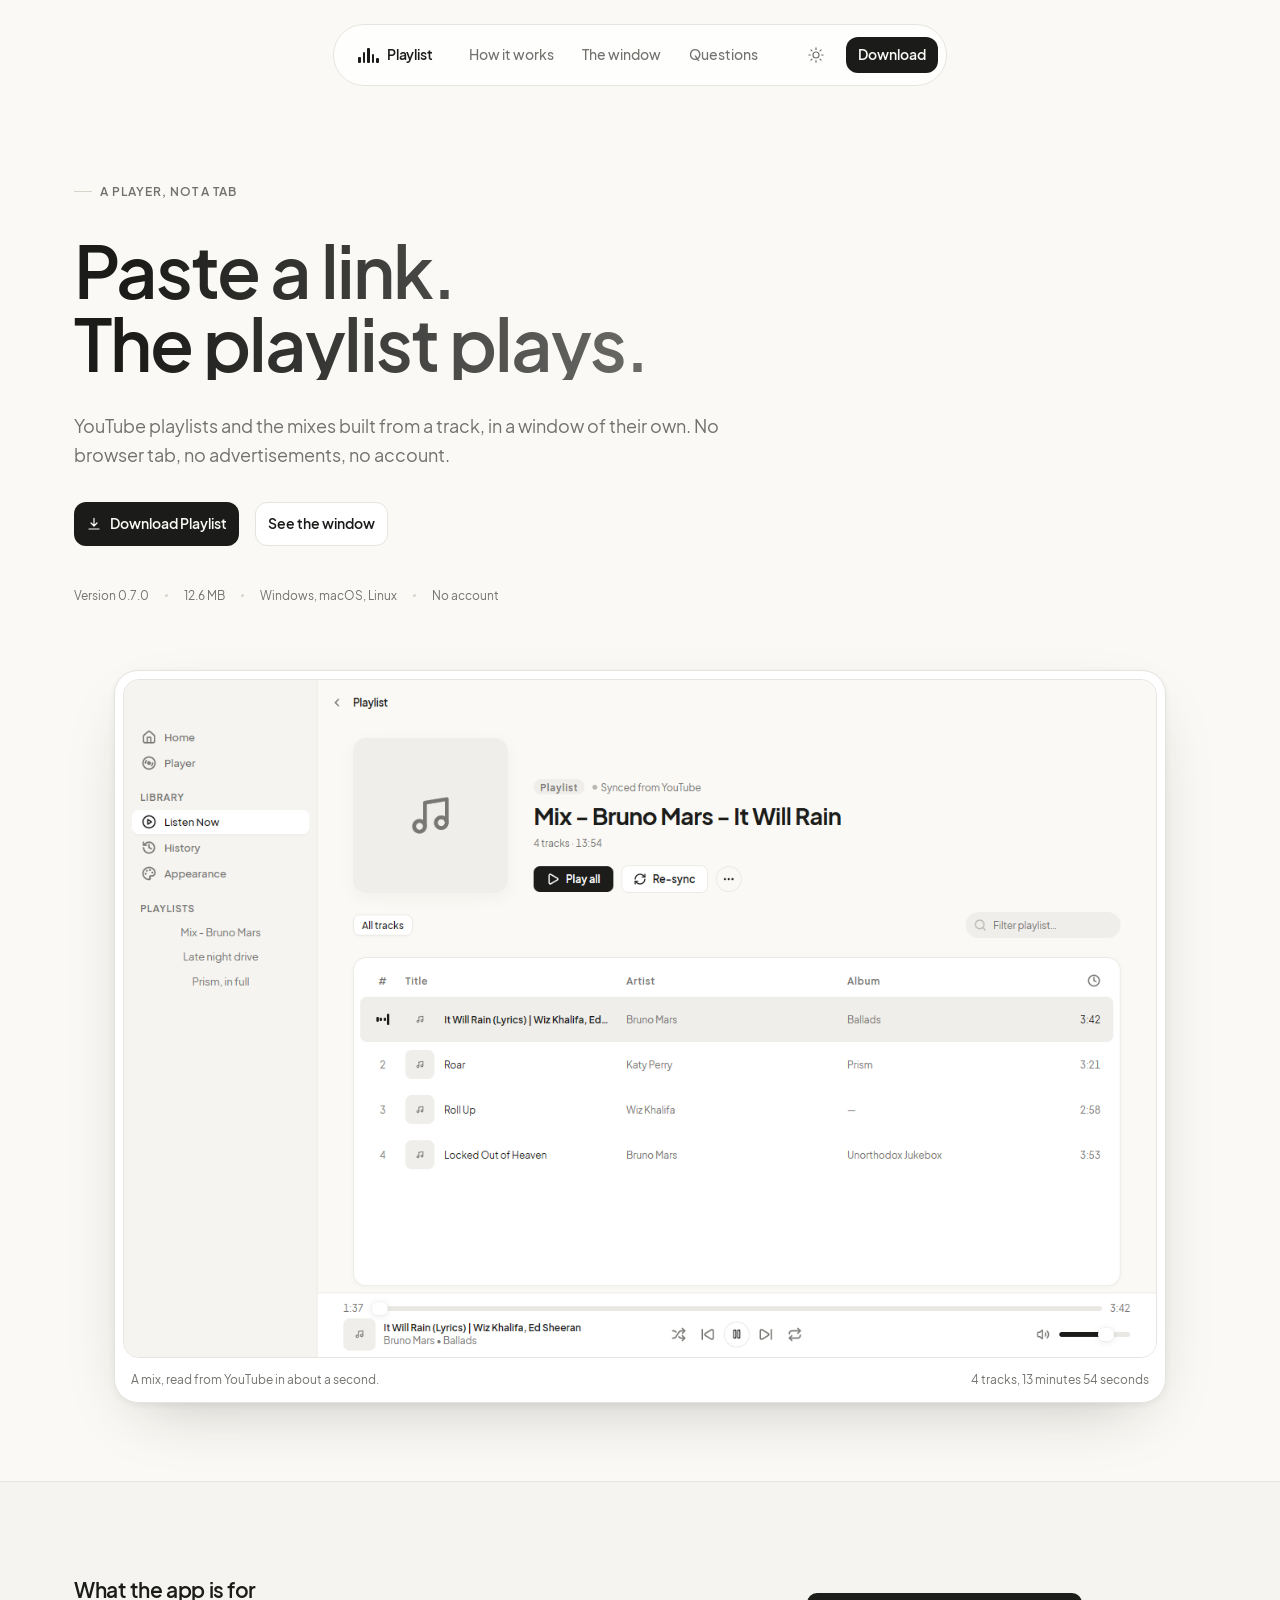
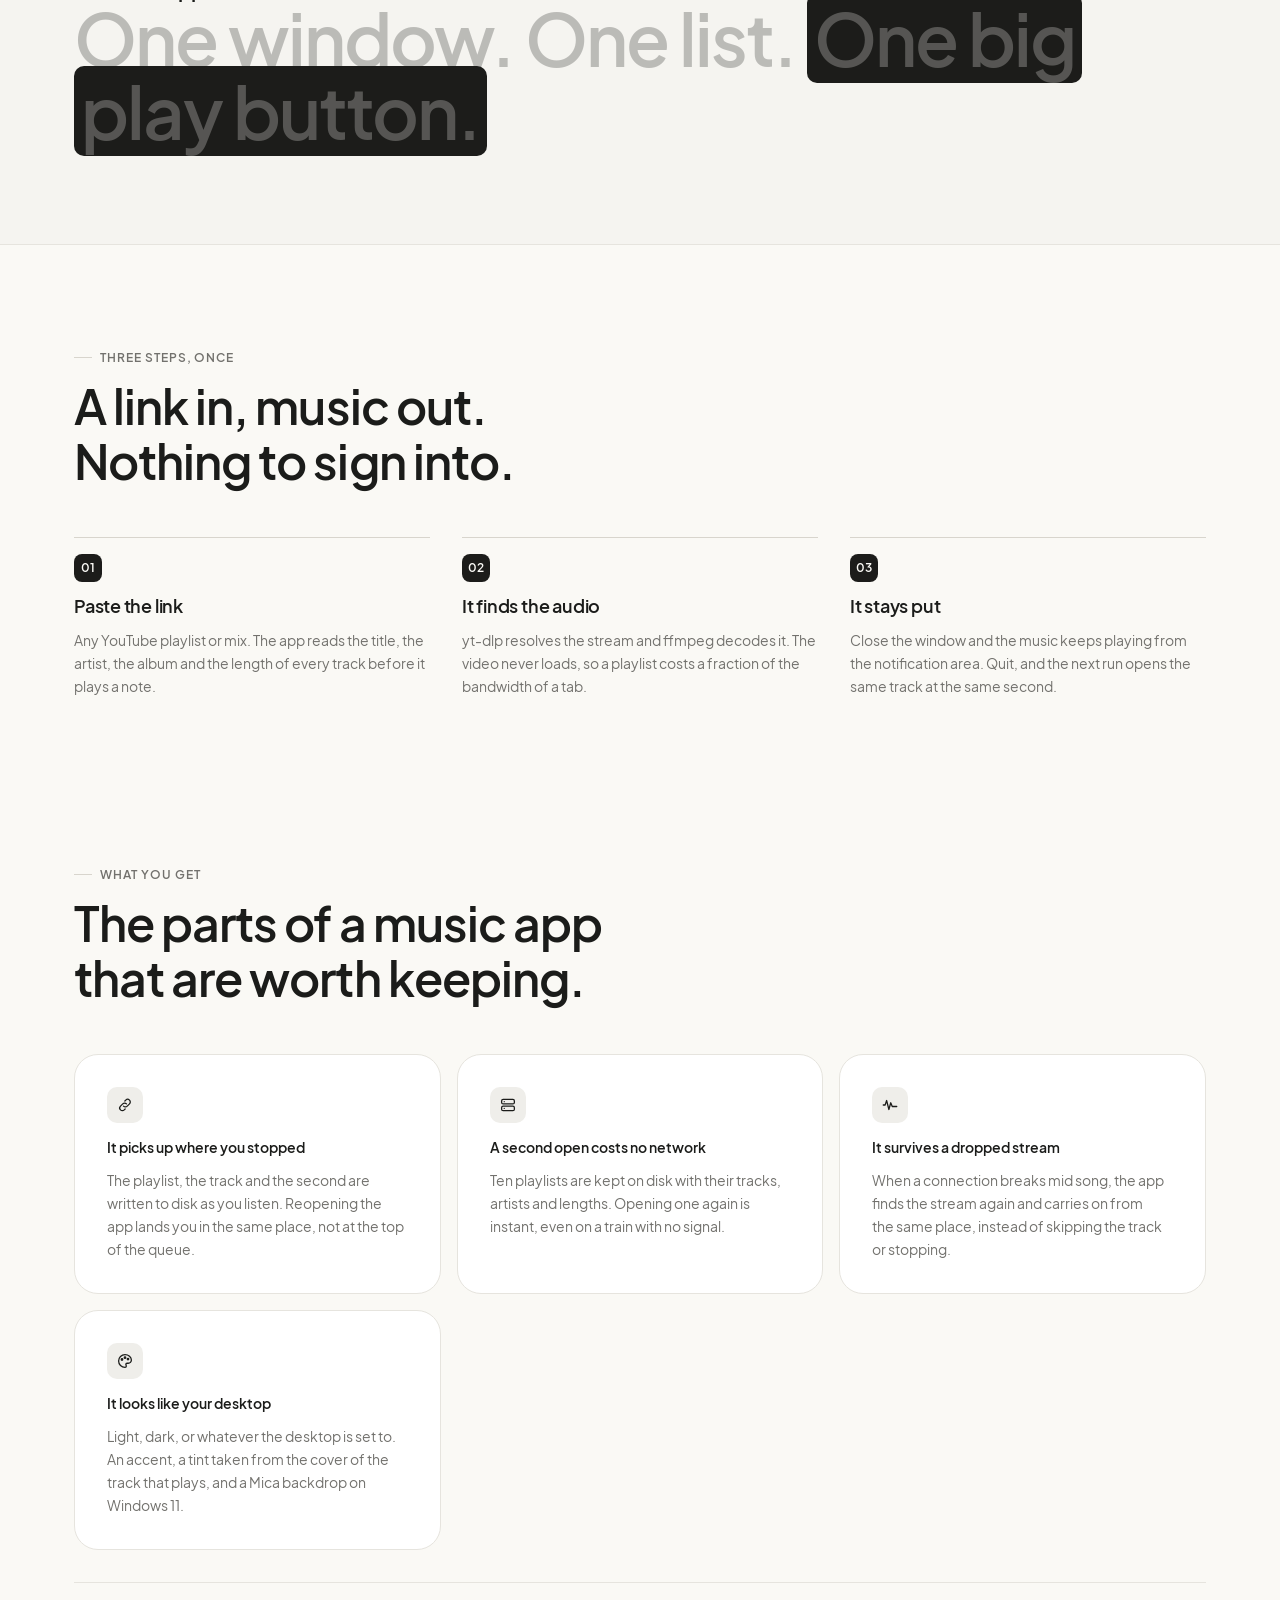
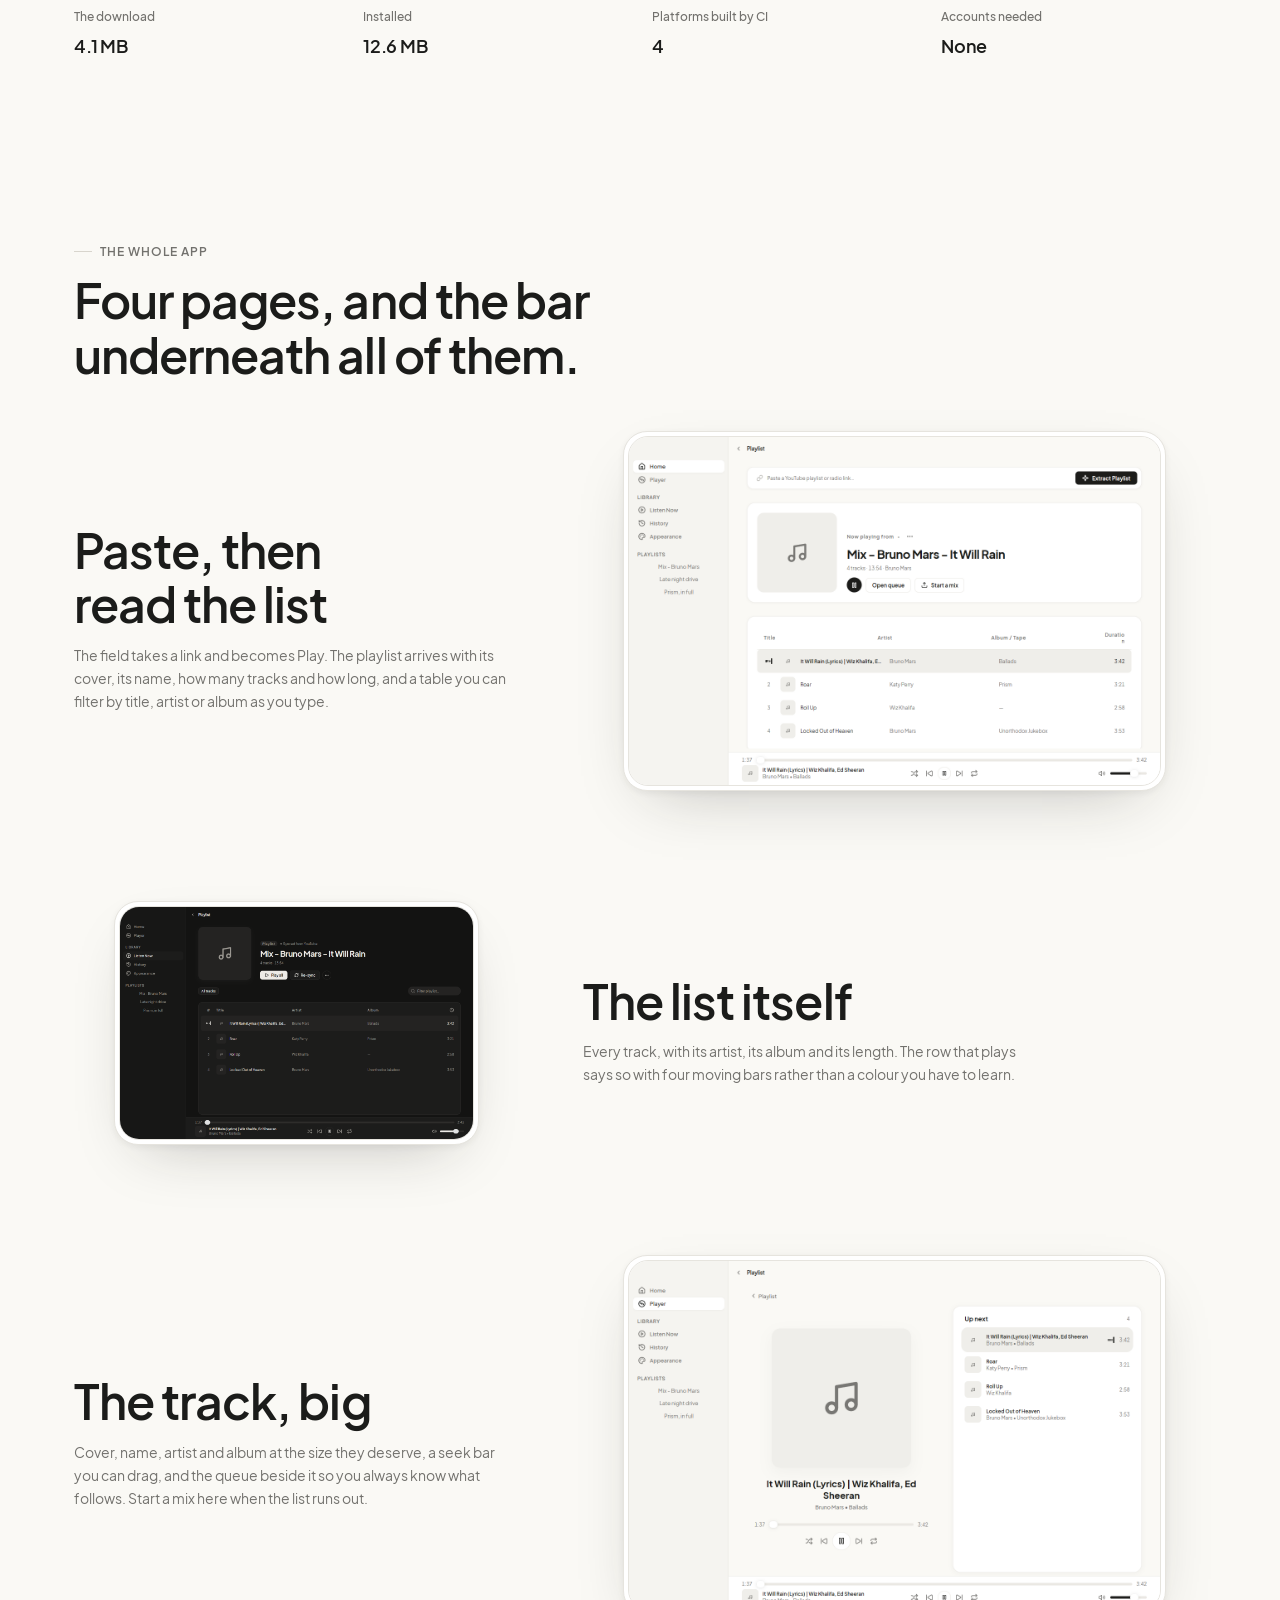
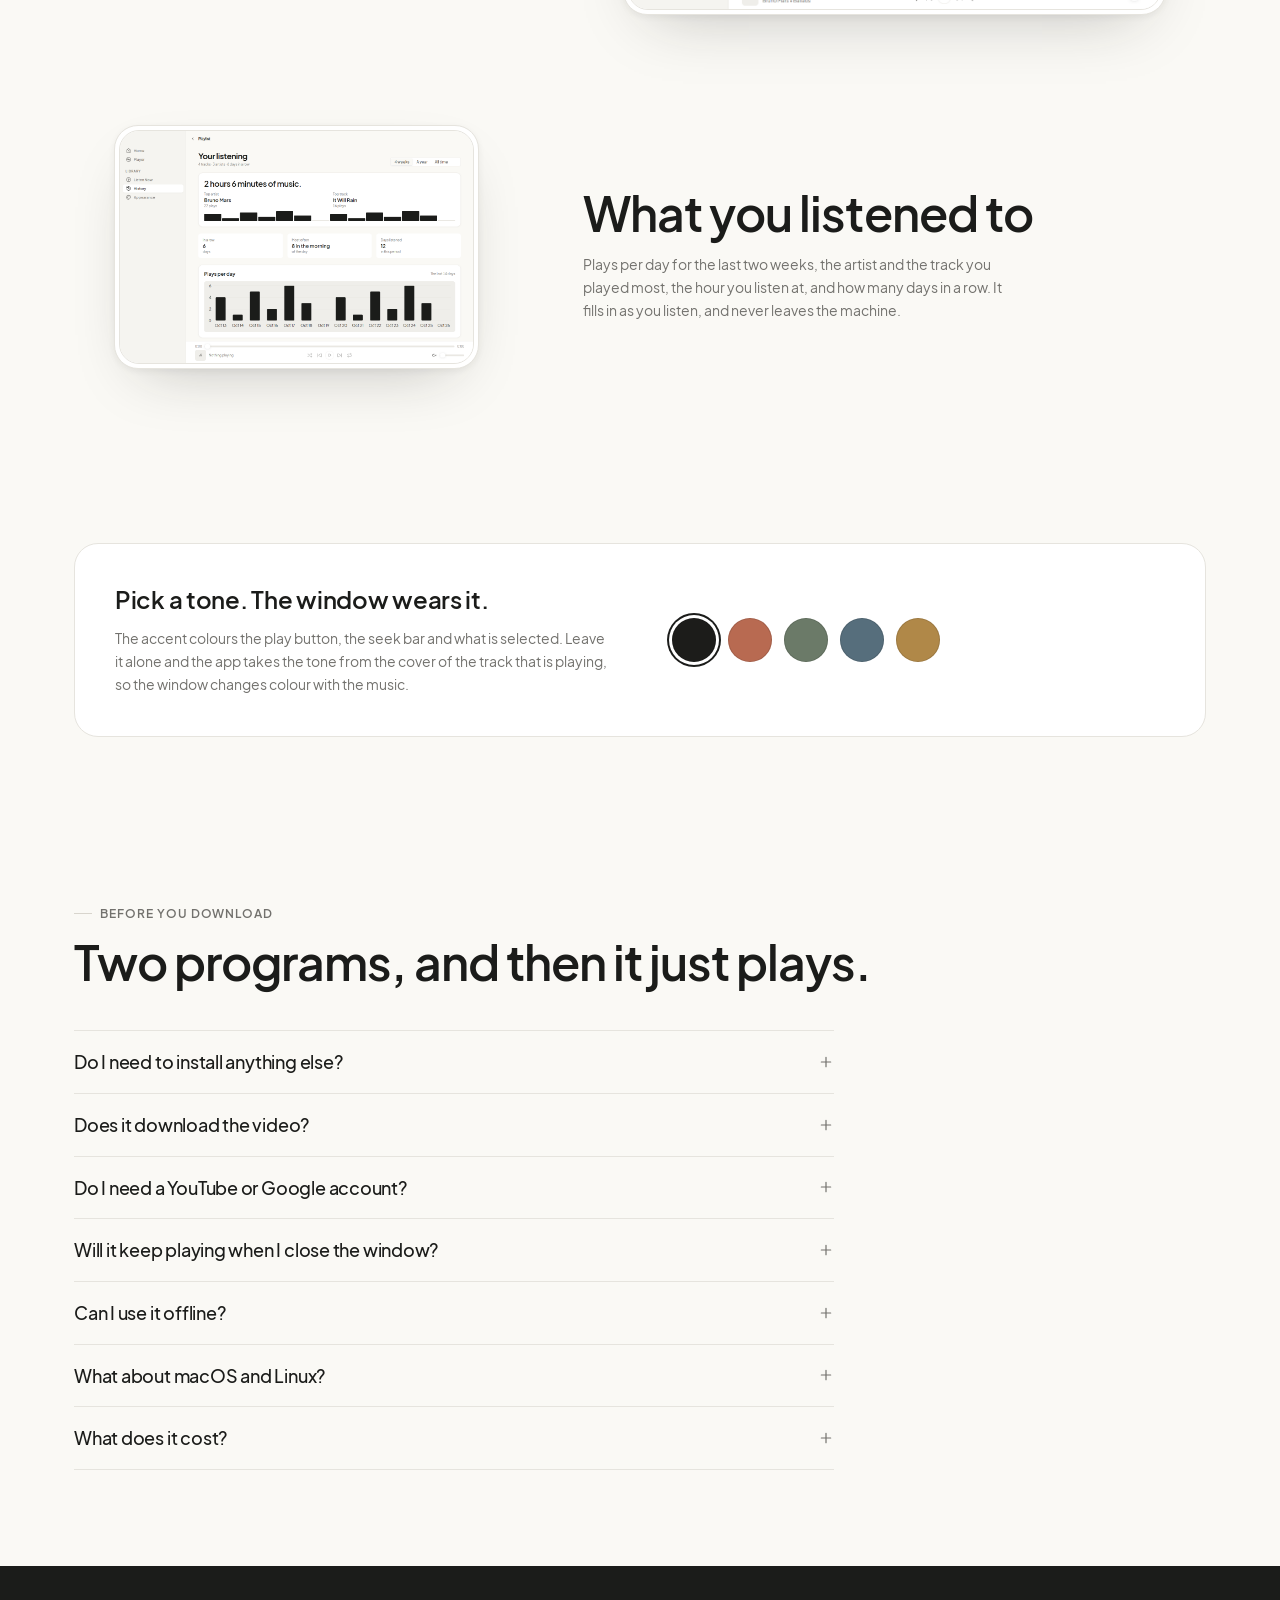
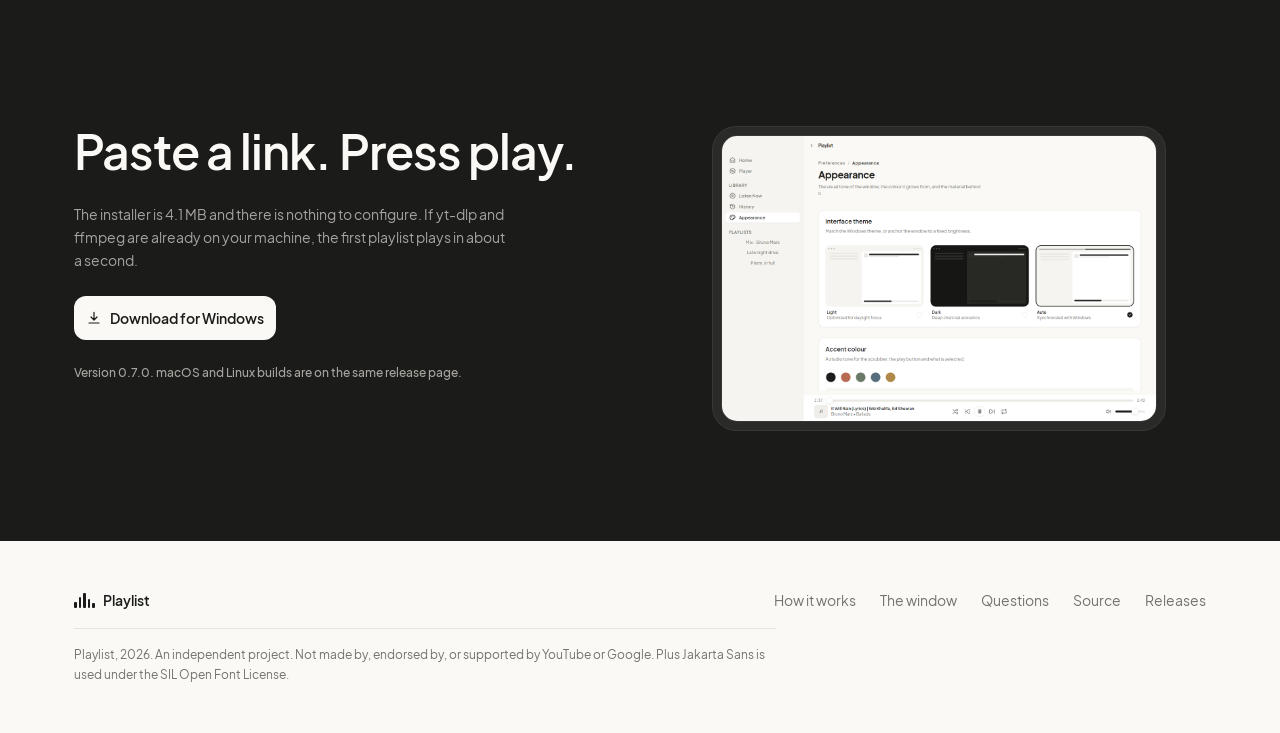
<file: site/index.html>
<!doctype html>
<html lang="en">
<head>
<meta charset="utf-8">
<meta name="viewport" content="width=device-width, initial-scale=1, viewport-fit=cover">
<meta name="color-scheme" content="light dark">
<title>Playlist, a desktop player for YouTube playlists</title>
<meta name="description" content="Paste a YouTube playlist or mix link and it plays, in a window of its own. No browser tab, no ads, no account. A 12.6 MB native app for Windows, macOS and Linux, built in Go.">
<link rel="canonical" href="https://yaffalhakim1.github.io/playlist/">

<meta property="og:type" content="website">
<meta property="og:site_name" content="Playlist">
<meta property="og:title" content="Playlist, a desktop player for YouTube playlists">
<meta property="og:description" content="Paste a link and the playlist plays, in a window of its own. No browser tab, no ads, no account.">
<meta property="og:url" content="https://yaffalhakim1.github.io/playlist/">
<meta property="og:image" content="https://yaffalhakim1.github.io/playlist/assets/social.png">
<meta property="og:image:width" content="1280">
<meta property="og:image:height" content="640">
<meta property="og:image:alt" content="The Playlist window: a mix called It Will Rain, its four tracks, and the player bar along the bottom.">
<meta name="twitter:card" content="summary_large_image">
<meta name="twitter:title" content="Playlist, a desktop player for YouTube playlists">
<meta name="twitter:description" content="Paste a link and the playlist plays, in a window of its own.">
<meta name="twitter:image" content="https://yaffalhakim1.github.io/playlist/assets/social.png">

<link rel="icon" href="assets/favicon.ico" sizes="48x48">
<link rel="icon" href="assets/favicon.svg" type="image/svg+xml">
<link rel="apple-touch-icon" href="assets/apple-touch-icon.png">
<link rel="manifest" href="site.webmanifest">
<meta name="theme-color" content="#faf9f5" media="(prefers-color-scheme: light)">
<meta name="theme-color" content="#131312" media="(prefers-color-scheme: dark)">

<link rel="preload" href="assets/fonts/PlusJakartaSans-Regular.woff2" as="font" type="font/woff2" crossorigin>
<link rel="preload" href="assets/fonts/PlusJakartaSans-SemiBold.woff2" as="font" type="font/woff2" crossorigin>
<link rel="preload" href="assets/window-playlist.png" as="image" fetchpriority="high">
<link rel="stylesheet" href="styles.css">

<script>
  /* The theme is settled before the first paint, so a dark reader never sees
   * the light page flash white at them. */
  (function () {
    var saved = null;
    try { saved = localStorage.getItem("playlist-theme"); } catch (e) {}
    var dark = saved === "dark" || (!saved && window.matchMedia("(prefers-color-scheme: dark)").matches);
    if (dark) document.documentElement.setAttribute("data-theme", "dark");
  })();
</script>

<script type="application/ld+json">
{
  "@context": "https://schema.org",
  "@type": "SoftwareApplication",
  "name": "Playlist",
  "applicationCategory": "MultimediaApplication",
  "applicationSubCategory": "Music player",
  "operatingSystem": "Windows 11, macOS, Linux",
  "description": "A native desktop player for YouTube playlists and the mixes YouTube builds from a track. Paste a link and it plays, without a browser tab, an advertisement, or an account.",
  "url": "https://yaffalhakim1.github.io/playlist/",
  "downloadUrl": "https://github.com/yaffalhakim1/playlist/releases/latest",
  "softwareVersion": "0.7.0",
  "fileSize": "12.6MB",
  "offers": { "@type": "Offer", "price": "0", "priceCurrency": "USD" },
  "screenshot": "https://yaffalhakim1.github.io/playlist/assets/window-playlist.png",
  "featureList": [
    "Plays a YouTube playlist or mix without a browser tab",
    "Keeps a playlist on disk, so the second open needs no network",
    "Reopens on the playlist and the second of the track you stopped at",
    "Shuffle, repeat and a visible queue",
    "Re-sync a playlist from YouTube when its list has moved on",
    "Builds a mix around the track that is playing",
    "Last.fm scrobbling and Discord Rich Presence",
    "Counts the plays of every day",
    "Light and dark, an accent, a tint taken from the cover, and a Mica backdrop"
  ]
}
</script>
</head>
<body>
<a class="skip" href="#main">Skip to content</a>

<header class="nav" id="nav">
  <div class="nav__pill">
    <a class="wordmark" href="#top" aria-label="Playlist, back to the top">
      <span class="wordmark__mark" aria-hidden="true"><i></i><i></i><i></i><i></i><i></i></span>
      Playlist
    </a>

    <nav class="nav__links" aria-label="Sections">
      <a href="#how">How it works</a>
      <a href="#tour">The window</a>
      <a href="#questions">Questions</a>
    </nav>

    <div class="nav__tools">
      <button class="theme-toggle" type="button" id="theme-toggle" aria-label="Switch to the dark theme">
        <svg class="icon-sun" viewBox="0 0 24 24" fill="none" stroke="currentColor" stroke-width="1.6" stroke-linecap="round" aria-hidden="true">
          <circle cx="12" cy="12" r="4"></circle>
          <path d="M12 2.5v2M12 19.5v2M2.5 12h2M19.5 12h2M5.2 5.2l1.4 1.4M17.4 17.4l1.4 1.4M18.8 5.2l-1.4 1.4M6.6 17.4l-1.4 1.4"></path>
        </svg>
        <svg class="icon-moon" viewBox="0 0 24 24" fill="none" stroke="currentColor" stroke-width="1.6" stroke-linecap="round" stroke-linejoin="round" aria-hidden="true">
          <path d="M20 14.2A8.2 8.2 0 0 1 9.8 4a8.4 8.4 0 1 0 10.2 10.2Z"></path>
        </svg>
      </button>

      <a class="btn btn--primary btn--small" href="https://github.com/yaffalhakim1/playlist/releases/latest" data-download>Download</a>

      <button class="nav__burger" type="button" id="burger" aria-label="Open the menu" aria-expanded="false" aria-controls="menu">
        <i></i><i></i><i></i>
      </button>
    </div>
  </div>
</header>

<div class="menu" id="menu" data-open="false">
  <a href="#how">How it works</a>
  <a href="#tour">The window</a>
  <a href="#questions">Questions</a>
  <a href="https://github.com/yaffalhakim1/playlist/releases/latest" data-download>Download</a>
</div>

<main id="main">

  <section class="hero" id="top" aria-labelledby="hero-h">
    <div class="container">
      <div class="hero__text">
        <p class="eyebrow reveal">A player, not a tab</p>
        <h1 id="hero-h">Paste a link.<br>The playlist plays.</h1>
        <p class="lead hero__lead reveal" data-delay="1">
          YouTube playlists and the mixes built from a track, in a window of their own.
          No browser tab, no advertisements, no account.
        </p>
        <div class="hero__action reveal" data-delay="2">
          <a class="btn btn--primary" href="https://github.com/yaffalhakim1/playlist/releases/latest" data-download>
            <svg viewBox="0 0 24 24" width="16" height="16" fill="none" stroke="currentColor" stroke-width="1.8" stroke-linecap="round" stroke-linejoin="round" aria-hidden="true">
              <path d="M12 3.5v11M7.5 10.5 12 15l4.5-4.5M4.5 19.5h15"></path>
            </svg>
            Download Playlist
          </a>
          <a class="btn btn--quiet" href="#tour">See the window</a>
        </div>
        <p class="hero__facts reveal" data-delay="3">
          <span>Version 0.7.0</span>
          <span>12.6 MB</span>
          <span>Windows, macOS, Linux</span>
          <span>No account</span>
        </p>
      </div>

      <figure class="window reveal" data-delay="2" data-blur="true">
        <img src="assets/window-playlist.png" width="1280" height="840" fetchpriority="high"
             alt="The Playlist window on a mix called It Will Rain. The sidebar lists Home, Player, Listen Now, History and Appearance, then the playlists opened before. The page shows the cover, four tracks with their artists, albums and lengths, and the player bar across the bottom at 1 minute 37 seconds of 3 minutes 42.">
        <figcaption>
          <span>A mix, read from YouTube in about a second.</span>
          <span>4 tracks, 13 minutes 54 seconds</span>
        </figcaption>
      </figure>
    </div>
  </section>

  <section class="tagline" aria-labelledby="tagline-h">
    <div class="container">
      <h2 class="visually-hidden" id="tagline-h">What the app is for</h2>
      <p data-tagline>One window. One list. <span class="mark">One big play button.</span></p>
    </div>
  </section>

  <section class="section" id="how" aria-labelledby="how-h">
    <div class="container">
      <p class="eyebrow reveal">Three steps, once</p>
      <h2 class="headline reveal" id="how-h" data-delay="1" style="margin-top: var(--s-3); max-width: 24ch;">
        A link in, music out. Nothing to sign into.
      </h2>

      <ol class="steps">
        <li class="step reveal" data-delay="1">
          <h3>Paste the link</h3>
          <p>Any YouTube playlist or mix. The app reads the title, the artist, the album and the length of every track before it plays a note.</p>
        </li>
        <li class="step reveal" data-delay="2">
          <h3>It finds the audio</h3>
          <p>yt-dlp resolves the stream and ffmpeg decodes it. The video never loads, so a playlist costs a fraction of the bandwidth of a tab.</p>
        </li>
        <li class="step reveal" data-delay="3">
          <h3>It stays put</h3>
          <p>Close the window and the music keeps playing from the notification area. Quit, and the next run opens the same track at the same second.</p>
        </li>
      </ol>
    </div>
  </section>

  <section class="section section--tight" aria-labelledby="why-h">
    <div class="container">
      <p class="eyebrow reveal">What you get</p>
      <h2 class="headline reveal" id="why-h" data-delay="1" style="margin-top: var(--s-3); max-width: 26ch;">
        The parts of a music app that are worth keeping.
      </h2>

      <div class="benefits">
        <article class="benefit reveal" data-delay="1">
          <span class="benefit__icon" aria-hidden="true">
            <svg viewBox="0 0 24 24" fill="none" stroke="currentColor" stroke-width="1.7" stroke-linecap="round" stroke-linejoin="round">
              <path d="M10 13.5a3.5 3.5 0 0 0 5 0l3-3a3.5 3.5 0 0 0-5-5l-1.2 1.2"></path>
              <path d="M14 10.5a3.5 3.5 0 0 0-5 0l-3 3a3.5 3.5 0 0 0 5 5l1.2-1.2"></path>
            </svg>
          </span>
          <h3>It picks up where you stopped</h3>
          <p>The playlist, the track and the second are written to disk as you listen. Reopening the app lands you in the same place, not at the top of the queue.</p>
        </article>

        <article class="benefit reveal" data-delay="2">
          <span class="benefit__icon" aria-hidden="true">
            <svg viewBox="0 0 24 24" fill="none" stroke="currentColor" stroke-width="1.7" stroke-linecap="round" stroke-linejoin="round">
              <rect x="3.5" y="4.5" width="17" height="6" rx="2"></rect>
              <rect x="3.5" y="13.5" width="17" height="6" rx="2"></rect>
              <path d="M7 7.5h.01M7 16.5h.01"></path>
            </svg>
          </span>
          <h3>A second open costs no network</h3>
          <p>Ten playlists are kept on disk with their tracks, artists and lengths. Opening one again is instant, even on a train with no signal.</p>
        </article>

        <article class="benefit reveal" data-delay="3">
          <span class="benefit__icon" aria-hidden="true">
            <svg viewBox="0 0 24 24" fill="none" stroke="currentColor" stroke-width="1.7" stroke-linecap="round" stroke-linejoin="round">
              <path d="M3 12h2.5l2-6 3 12 2.5-9 2 5H21"></path>
            </svg>
          </span>
          <h3>It survives a dropped stream</h3>
          <p>When a connection breaks mid song, the app finds the stream again and carries on from the same place, instead of skipping the track or stopping.</p>
        </article>

        <article class="benefit reveal" data-delay="4">
          <span class="benefit__icon" aria-hidden="true">
            <svg viewBox="0 0 24 24" fill="none" stroke="currentColor" stroke-width="1.7" stroke-linecap="round" stroke-linejoin="round">
              <path d="M12 3.5a8.5 8.5 0 1 0 0 17c1.2 0 1.8-.8 1.8-1.7 0-1-.7-1.4-.7-2.3 0-.8.7-1.5 1.6-1.5h1.6a4.2 4.2 0 0 0 4.2-4.2c0-4-3.7-7.3-8.5-7.3Z"></path>
              <circle cx="8" cy="10" r="1"></circle>
              <circle cx="12" cy="7.6" r="1"></circle>
              <circle cx="16" cy="9.4" r="1"></circle>
            </svg>
          </span>
          <h3>It looks like your desktop</h3>
          <p>Light, dark, or whatever the desktop is set to. An accent, a tint taken from the cover of the track that plays, and a Mica backdrop on Windows 11.</p>
        </article>
      </div>

      <dl class="proof reveal">
        <div>
          <dt>The download</dt>
          <dd>4.1 MB</dd>
        </div>
        <div>
          <dt>Installed</dt>
          <dd>12.6 MB</dd>
        </div>
        <div>
          <dt>Platforms built by CI</dt>
          <dd>4</dd>
        </div>
        <div>
          <dt>Accounts needed</dt>
          <dd>None</dd>
        </div>
      </dl>
    </div>
  </section>

  <section class="section" id="tour" aria-labelledby="tour-h">
    <div class="container">
      <p class="eyebrow reveal">The whole app</p>
      <h2 class="headline reveal" id="tour-h" data-delay="1" style="margin-top: var(--s-3); max-width: 22ch;">
        Four pages, and the bar underneath all of them.
      </h2>

      <div class="tour">
        <article class="tour__item reveal">
          <div class="tour__text">
            <h3>Paste, then read the list</h3>
            <p>The field takes a link and becomes Play. The playlist arrives with its cover, its name, how many tracks and how long, and a table you can filter by title, artist or album as you type.</p>
          </div>
          <figure class="window">
            <img src="assets/window-home.png" width="1280" height="840" loading="lazy"
                 alt="The home page. A field at the top reads Paste a YouTube playlist or radio link, with an Extract Playlist button. Below it, the open mix with its cover, Play all and Open queue, and the first four tracks in a table.">
          </figure>
        </article>

        <article class="tour__item reveal">
          <div class="tour__text">
            <h3>The list itself</h3>
            <p>Every track, with its artist, its album and its length. The row that plays says so with four moving bars rather than a colour you have to learn.</p>
          </div>
          <figure class="window">
            <img src="assets/window-playlist-dark.png" width="1280" height="840" loading="lazy"
                 alt="The playlist page in the dark theme. The same mix, its cover, Play all, Re-sync, a filter field, and four tracks. The playing row carries a small equaliser glyph.">
          </figure>
        </article>

        <article class="tour__item reveal">
          <div class="tour__text">
            <h3>The track, big</h3>
            <p>Cover, name, artist and album at the size they deserve, a seek bar you can drag, and the queue beside it so you always know what follows. Start a mix here when the list runs out.</p>
          </div>
          <figure class="window">
            <img src="assets/window-player.png" width="1280" height="840" loading="lazy"
                 alt="The player page. A large cover, the track name and its artist, a seek bar at 1 minute 37 of 3 minutes 42, the transport controls, and an Up next panel holding the other three tracks.">
          </figure>
        </article>

        <article class="tour__item reveal">
          <div class="tour__text">
            <h3>What you listened to</h3>
            <p>Plays per day for the last two weeks, the artist and the track you played most, the hour you listen at, and how many days in a row. It fills in as you listen, and never leaves the machine.</p>
          </div>
          <figure class="window">
            <img src="assets/window-stats.png" width="1280" height="840" loading="lazy"
                 alt="The history page: two hours six minutes of music, the top artist Bruno Mars with 22 plays, the top track It Will Rain with 16, six days in a row, and a bar chart of plays per day from October 13 to October 26.">
          </figure>
        </article>
      </div>
    </div>
  </section>

  <section class="section section--tight" aria-labelledby="accent-h">
    <div class="container">
      <div class="accents reveal">
        <div class="accents__text">
          <h3 id="accent-h">Pick a tone. The window wears it.</h3>
          <p>The accent colours the play button, the seek bar and what is selected. Leave it alone and the app takes the tone from the cover of the track that is playing, so the window changes colour with the music.</p>
        </div>
        <div class="swatches" role="group" aria-label="Accent colour">
          <button class="swatch" type="button" data-accent="#1c1c1a" style="--swatch: #1c1c1a" aria-pressed="true"><span class="swatch__name">Ink</span></button>
          <button class="swatch" type="button" data-accent="#b86a51" style="--swatch: #b86a51" aria-pressed="false"><span class="swatch__name">Clay</span></button>
          <button class="swatch" type="button" data-accent="#6b7a68" style="--swatch: #6b7a68" aria-pressed="false"><span class="swatch__name">Sage</span></button>
          <button class="swatch" type="button" data-accent="#566e7c" style="--swatch: #566e7c" aria-pressed="false"><span class="swatch__name">Slate</span></button>
          <button class="swatch" type="button" data-accent="#b08848" style="--swatch: #b08848" aria-pressed="false"><span class="swatch__name">Ochre</span></button>
        </div>
      </div>
    </div>
  </section>

  <section class="section" id="questions" aria-labelledby="questions-h">
    <div class="container">
      <p class="eyebrow reveal">Before you download</p>
      <h2 class="headline reveal" id="questions-h" data-delay="1" style="margin-top: var(--s-3); max-width: 26ch;">
        Two programs, and then it just plays.
      </h2>

      <div class="faq reveal">
        <details>
          <summary>Do I need to install anything else?
            <svg viewBox="0 0 24 24" fill="none" stroke="currentColor" stroke-width="1.8" stroke-linecap="round" aria-hidden="true"><path d="M12 5v14M5 12h14"></path></svg>
          </summary>
          <p>Yes, two programs have to be on your <code>PATH</code>: <a href="https://github.com/yt-dlp/yt-dlp">yt-dlp</a>, which resolves the audio of a track, and <a href="https://ffmpeg.org">ffmpeg</a>, which decodes the stream into sound. The app names whichever one is missing rather than failing quietly. The playlist data itself needs neither.</p>
        </details>

        <details>
          <summary>Does it download the video?
            <svg viewBox="0 0 24 24" fill="none" stroke="currentColor" stroke-width="1.8" stroke-linecap="round" aria-hidden="true"><path d="M12 5v14M5 12h14"></path></svg>
          </summary>
          <p>No. It asks for the audio stream and decodes only that, so the video is never fetched and never written to disk. Nothing is kept after a track ends: what stays on disk is the playlist data, not the music.</p>
        </details>

        <details>
          <summary>Do I need a YouTube or Google account?
            <svg viewBox="0 0 24 24" fill="none" stroke="currentColor" stroke-width="1.8" stroke-linecap="round" aria-hidden="true"><path d="M12 5v14M5 12h14"></path></svg>
          </summary>
          <p>No. The app reads playlists from InnerTube, the interface YouTube's own clients use, without signing in. It also means your subscriptions and your history are not part of what it knows.</p>
        </details>

        <details>
          <summary>Will it keep playing when I close the window?
            <svg viewBox="0 0 24 24" fill="none" stroke="currentColor" stroke-width="1.8" stroke-linecap="round" aria-hidden="true"><path d="M12 5v14M5 12h14"></path></svg>
          </summary>
          <p>Yes. Closing the window puts the app in the notification area, where its menu can play, pause and skip, and where a click brings the window back. The media keys on your keyboard work from any application. Quitting from that menu is the only way to stop it.</p>
        </details>

        <details>
          <summary>Can I use it offline?
            <svg viewBox="0 0 24 24" fill="none" stroke="currentColor" stroke-width="1.8" stroke-linecap="round" aria-hidden="true"><path d="M12 5v14M5 12h14"></path></svg>
          </summary>
          <p>Partly, and the app is honest about which part. A playlist you have already opened loads from disk with no network at all, so you can read the list on a plane. Playing a track still needs a connection, because the audio is streamed rather than saved.</p>
        </details>

        <details>
          <summary>What about macOS and Linux?
            <svg viewBox="0 0 24 24" fill="none" stroke="currentColor" stroke-width="1.8" stroke-linecap="round" aria-hidden="true"><path d="M12 5v14M5 12h14"></path></svg>
          </summary>
          <p>The release builds four: a Windows installer, a macOS app for Apple silicon and one for Intel, and a Linux package. Windows gets the most attention, because it is the desktop the app is used on daily, so the Mica backdrop and the installer are Windows first.</p>
        </details>

        <details>
          <summary>What does it cost?
            <svg viewBox="0 0 24 24" fill="none" stroke="currentColor" stroke-width="1.8" stroke-linecap="round" aria-hidden="true"><path d="M12 5v14M5 12h14"></path></svg>
          </summary>
          <p>Nothing. There is no account, no trial, no upgrade and no telemetry. The source is on <a href="https://github.com/yaffalhakim1/playlist">GitHub</a>, and the app is built with <a href="https://mygo.egoist.dev">MyGo</a>: a native window, a native theme, no webview anywhere in it.</p>
        </details>
      </div>
    </div>
  </section>

  <section class="close" aria-labelledby="close-h">
    <div class="container close__grid">
      <div class="close__text">
        <h2 id="close-h">Paste a link. Press play.</h2>
        <p>The installer is 4.1 MB and there is nothing to configure. If yt-dlp and ffmpeg are already on your machine, the first playlist plays in about a second.</p>
        <a class="btn btn--primary" href="https://github.com/yaffalhakim1/playlist/releases/latest" data-download>
          <svg viewBox="0 0 24 24" width="16" height="16" fill="none" stroke="currentColor" stroke-width="1.8" stroke-linecap="round" stroke-linejoin="round" aria-hidden="true">
            <path d="M12 3.5v11M7.5 10.5 12 15l4.5-4.5M4.5 19.5h15"></path>
          </svg>
          Download for Windows
        </a>
        <p class="caption">Version 0.7.0. macOS and Linux builds are on the same release page.</p>
      </div>

      <figure class="window">
        <img src="assets/window-appearance.png" width="1280" height="840" loading="lazy"
             alt="The appearance page: theme previews for Light, Dark and Auto with Auto selected, and an accent colour row of five tones.">
      </figure>
    </div>
  </section>

</main>

<footer class="foot">
  <div class="container">
    <div class="foot__grid">
      <a class="foot__mark" href="#top">
        <span class="wordmark__mark" aria-hidden="true"><i></i><i></i><i></i><i></i><i></i></span>
        Playlist
      </a>
      <nav class="foot__links" aria-label="Footer">
        <a href="#how">How it works</a>
        <a href="#tour">The window</a>
        <a href="#questions">Questions</a>
        <a href="https://github.com/yaffalhakim1/playlist">Source</a>
        <a href="https://github.com/yaffalhakim1/playlist/releases">Releases</a>
      </nav>
      <p class="foot__line">
        Playlist, 2026. An independent project. Not made by, endorsed by, or supported by YouTube or Google.
        Plus Jakarta Sans is used under the SIL Open Font License.
      </p>
    </div>
  </div>
</footer>

<script src="main.js" defer></script>
</body>
</html>
</file>
<file: site/styles.css>
/* The landing page.
 *
 * The page is paper and ink, because the app is paper and ink. It has one
 * primary action, one typeface, one curve per motion, and it shows the product
 * at full size rather than cropping it into fragments.
 *
 * Every length below resolves through a token in tokens.css. Nothing here
 * writes a colour, a size or a curve by hand, so the whole page moves as one
 * when a token moves.
 */

/* ------------------------------------------------------------- the typeface */

@import url("./tokens.css");
@import url("./base.css");

/* Plus Jakarta Sans, the face the app embeds, so the page and the window in
 * its screenshots are set in the same type. Four weights, subset to Latin, and
 * 15 KB each rather than the 126 KB the full file weighs. */
@font-face {
  font-family: "Plus Jakarta Sans";
  src: url("assets/fonts/PlusJakartaSans-Regular.woff2") format("woff2");
  font-weight: 400;
  font-style: normal;
  font-display: swap;
}

@font-face {
  font-family: "Plus Jakarta Sans";
  src: url("assets/fonts/PlusJakartaSans-Medium.woff2") format("woff2");
  font-weight: 500;
  font-style: normal;
  font-display: swap;
}

@font-face {
  font-family: "Plus Jakarta Sans";
  src: url("assets/fonts/PlusJakartaSans-SemiBold.woff2") format("woff2");
  font-weight: 600;
  font-style: normal;
  font-display: swap;
}

@font-face {
  font-family: "Plus Jakarta Sans";
  src: url("assets/fonts/PlusJakartaSans-Bold.woff2") format("woff2");
  font-weight: 700;
  font-style: normal;
  font-display: swap;
}

/* ---------------------------------------------------------------- the nav */

/* A floating pill, detached from the top edge, so the page reads as one sheet
 * of paper with a control resting on it rather than as a website with a bar. */
.nav {
  position: sticky;
  top: 0;
  z-index: 50;
  padding-top: var(--s-6);
  pointer-events: none;
}

.nav__pill {
  pointer-events: auto;
  display: flex;
  align-items: center;
  gap: var(--s-6);
  width: max-content;
  max-width: calc(100% - var(--gutter) * 2);
  margin-inline: auto;
  padding: var(--s-2) var(--s-2) var(--s-2) var(--s-6);
  border-radius: var(--r-pill);
  background: color-mix(in oklab, var(--card) 78%, transparent);
  border: 1px solid var(--rule);
  backdrop-filter: blur(20px) saturate(1.4);
  -webkit-backdrop-filter: blur(20px) saturate(1.4);
  transition: box-shadow var(--dur-long) var(--ease-out),
    border-color var(--dur-long) var(--ease-out);
}

.nav[data-stuck="true"] .nav__pill {
  box-shadow: var(--shadow-card);
  border-color: var(--rule-strong);
}

.wordmark {
  display: inline-flex;
  align-items: center;
  gap: var(--s-2);
  font-weight: 600;
  font-size: var(--t-body);
  letter-spacing: var(--track-title);
}

/* The mark: five bars, the one that plays is tallest. It is the app's icon
 * idea drawn small, so the brand is the product and not a separate logo. */
.wordmark__mark {
  display: inline-flex;
  align-items: flex-end;
  gap: 2px;
  height: 15px;
}

.wordmark__mark i {
  display: block;
  width: 2.5px;
  border-radius: 1px;
  background: var(--ink);
}

.wordmark__mark i:nth-child(1) { height: 6px; }
.wordmark__mark i:nth-child(2) { height: 11px; }
.wordmark__mark i:nth-child(3) { height: 15px; }
.wordmark__mark i:nth-child(4) { height: 9px; }
.wordmark__mark i:nth-child(5) { height: 5px; }

.nav__links {
  display: flex;
  align-items: center;
  gap: var(--s-1);
}

.nav__links a {
  display: inline-flex;
  align-items: center;
  min-height: var(--control-h);
  padding: 0 var(--s-3);
  border-radius: var(--r-pill);
  font-size: var(--t-body);
  font-weight: 500;
  color: var(--muted);
  transition: color var(--dur-short) ease, background-color var(--dur-short) ease;
}

@media (hover: hover) and (pointer: fine) {
  .nav__links a:hover {
    color: var(--ink);
    background: var(--sunken);
  }
}

.nav__tools {
  display: flex;
  align-items: center;
  gap: var(--s-2);
}

/* The theme switch. Three states in the app; two on the page, because a page
 * cannot follow a desktop it cannot ask about more than once. */
.theme-toggle {
  display: inline-flex;
  align-items: center;
  justify-content: center;
  width: var(--control-h);
  height: var(--control-h);
  border-radius: var(--r-pill);
  color: var(--muted);
  transition: color var(--dur-short) ease, background-color var(--dur-short) ease,
    transform var(--dur-press) var(--ease-press);
}

@media (hover: hover) and (pointer: fine) {
  .theme-toggle:hover {
    color: var(--ink);
    background: var(--sunken);
  }
}

.theme-toggle:active {
  transform: scale(0.94);
}

.theme-toggle svg {
  width: 18px;
  height: 18px;
}

.theme-toggle .icon-moon { display: none; }
:root[data-theme="dark"] .theme-toggle .icon-sun { display: none; }
:root[data-theme="dark"] .theme-toggle .icon-moon { display: block; }

/* The hamburger, which becomes an X. The lines rotate into place; they never
 * disappear and reappear, because a menu that teleports feels broken. */
.nav__burger {
  display: none;
  position: relative;
  width: var(--control-h);
  height: var(--control-h);
  border-radius: var(--r-pill);
  color: var(--ink);
}

.nav__burger i {
  position: absolute;
  left: 12px;
  width: 16px;
  height: 1.5px;
  border-radius: 1px;
  background: currentColor;
  transition: transform var(--dur-long) var(--ease-in-out),
    opacity var(--dur-short) var(--ease-out);
}

.nav__burger i:nth-child(1) { top: 16px; }
.nav__burger i:nth-child(2) { top: 20px; }
.nav__burger i:nth-child(3) { top: 24px; }

.nav[data-open="true"] .nav__burger i:nth-child(1) { transform: translateY(4px) rotate(45deg); }
.nav[data-open="true"] .nav__burger i:nth-child(2) { opacity: 0; }
.nav[data-open="true"] .nav__burger i:nth-child(3) { transform: translateY(-4px) rotate(-45deg); }

/* The overlay the burger opens. */
.menu {
  position: fixed;
  inset: 0;
  z-index: 40;
  display: grid;
  align-content: center;
  gap: var(--s-2);
  padding: var(--s-24) var(--gutter);
  background: color-mix(in oklab, var(--page) 86%, transparent);
  backdrop-filter: blur(28px) saturate(1.2);
  -webkit-backdrop-filter: blur(28px) saturate(1.2);
  opacity: 0;
  visibility: hidden;
  transition: opacity var(--dur-long) var(--ease-out),
    visibility 0s linear var(--dur-long);
}

.menu[data-open="true"] {
  opacity: 1;
  visibility: visible;
  transition: opacity var(--dur-long) var(--ease-out), visibility 0s;
}

.menu a {
  font-size: var(--t-title);
  font-weight: 600;
  letter-spacing: var(--track-title);
  padding-block: var(--s-3);
  border-bottom: 1px solid var(--rule);
  transform: translateY(16px);
  opacity: 0;
  transition: transform var(--dur-long) var(--ease-out),
    opacity var(--dur-long) var(--ease-out);
}

.menu[data-open="true"] a {
  transform: none;
  opacity: 1;
}

.menu[data-open="true"] a:nth-child(1) { transition-delay: 80ms; }
.menu[data-open="true"] a:nth-child(2) { transition-delay: 130ms; }
.menu[data-open="true"] a:nth-child(3) { transition-delay: 180ms; }
.menu[data-open="true"] a:nth-child(4) { transition-delay: 230ms; }

@media (max-width: 52rem) {
  .nav__links { display: none; }
  .nav__burger { display: inline-flex; }
  .nav__pill { gap: var(--s-2); padding-left: var(--s-4); }
}

/* --------------------------------------------------------------- controls */

.btn {
  display: inline-flex;
  align-items: center;
  justify-content: center;
  gap: var(--s-2);
  min-height: var(--control-h);
  padding: var(--s-2) var(--s-3);
  border-radius: var(--r-control);
  font-size: var(--t-body);
  font-weight: 600;
  white-space: nowrap;
  transition: background-color var(--dur-short) ease,
    border-color var(--dur-short) ease, color var(--dur-short) ease,
    transform var(--dur-press) var(--ease-press);
}

.btn:active {
  transform: scale(0.98);
}

.btn--primary {
  background: var(--action);
  color: var(--action-ink);
}

@media (hover: hover) and (pointer: fine) {
  .btn--primary:hover {
    background: color-mix(in oklab, var(--action) 86%, var(--page));
  }
}

.btn--quiet {
  background: var(--card);
  color: var(--ink);
  border: 1px solid var(--rule);
}

@media (hover: hover) and (pointer: fine) {
  .btn--quiet:hover {
    border-color: var(--rule-strong);
    background: var(--rail);
  }
}

.btn--small {
  min-height: 36px;
  padding: var(--s-1) var(--s-3);
  font-size: var(--t-body);
}

/* -------------------------------------------------------------- the shell */

.section {
  padding-block: clamp(var(--s-16), 9vw, var(--s-24));
}

.section--tight {
  padding-block: clamp(var(--s-12), 6vw, var(--s-16));
}

.eyebrow {
  display: inline-flex;
  align-items: center;
  gap: var(--s-2);
  font-size: var(--t-caption);
  font-weight: 600;
  letter-spacing: 0.08em;
  text-transform: uppercase;
  color: var(--muted);
}

.eyebrow::before {
  content: "";
  width: 18px;
  height: 1px;
  background: var(--rule-strong);
}

/* --------------------------------------------------------------- the hero */

.hero {
  padding-top: clamp(var(--s-16), 10vw, var(--s-24));
  padding-bottom: clamp(var(--s-12), 6vw, var(--s-16));
}

.hero__text {
  display: grid;
  gap: var(--s-8);
  max-width: 680px;
}

/* The one gradient on the page, on the heading only. It is derived from the
 * ink and the page, so it is correct in both schemes without a second rule. */
.hero h1 {
  font-size: var(--t-display);
  font-weight: 600;
  letter-spacing: var(--track-display);
  line-height: var(--lead-display);
  background: linear-gradient(
    90deg,
    var(--ink) 8%,
    color-mix(in oklab, var(--ink) 52%, var(--page)) 100%
  );
  -webkit-background-clip: text;
  background-clip: text;
  color: transparent;
}

.hero__lead {
  max-width: 54ch;
}

.hero__action {
  display: flex;
  flex-wrap: wrap;
  align-items: center;
  gap: var(--s-4);
}

.hero__facts {
  display: flex;
  flex-wrap: wrap;
  align-items: center;
  gap: var(--s-2) var(--s-4);
  padding-top: var(--s-2);
  font-size: var(--t-caption);
  color: var(--muted);
}

.hero__facts span {
  display: inline-flex;
  align-items: center;
  gap: var(--s-2);
}

.hero__facts span + span::before {
  content: "";
  width: 3px;
  height: 3px;
  border-radius: 50%;
  background: var(--rule-strong);
  margin-right: var(--s-2);
}

/* The window: a card with the screenshot inside it, at full size.
 * The outer radius is 24 and the gap is 8, so the inner radius is 16. */
.window {
  margin-top: clamp(var(--s-10), 5vw, var(--s-16));
  padding: var(--s-2);
  border-radius: var(--r-card);
  background: var(--card);
  border: 1px solid var(--rule);
  box-shadow: var(--shadow-window);
}

.window img {
  width: 100%;
  border-radius: var(--r-stock);
  border: 1px solid var(--rule);
}

.window figcaption {
  display: flex;
  justify-content: space-between;
  gap: var(--s-4);
  padding: var(--s-3) var(--s-2) var(--s-1);
  font-size: var(--t-caption);
  color: var(--muted);
}

/* ------------------------------------------------------- the tagline reveal */

/* The page's one big statement. It is set in the display size, split into
 * words, and each word lights as it crosses the trigger line. */
.tagline {
  padding-block: clamp(var(--s-16), 10vw, var(--s-24));
  border-block: 1px solid var(--rule);
  background: var(--rail);
}

.tagline p {
  max-width: 22ch;
  font-size: var(--t-display);
  font-weight: 600;
  letter-spacing: var(--track-display);
  line-height: var(--lead-display);
}

.tagline .word {
  opacity: 0.26;
  transition: opacity var(--dur-long) var(--ease-out);
}

.tagline .word[data-lit="true"] {
  opacity: 1;
}

/* The marked phrase keeps its ink block, and the words inside it still light
 * one at a time, so the emphasis arrives with the sentence rather than before
 * it. */
.tagline .mark {
  background: var(--accent);
  color: var(--accent-ink);
  border-radius: 10px;
  padding: 0 0.1em;
  box-decoration-break: clone;
  -webkit-box-decoration-break: clone;
}

/* --------------------------------------------------------------- benefits */

.benefits {
  display: grid;
  grid-template-columns: repeat(auto-fit, minmax(280px, 1fr));
  gap: var(--s-4);
  margin-top: var(--s-12);
}

.benefit {
  display: grid;
  align-content: start;
  gap: var(--s-3);
  padding: var(--s-8);
  border-radius: var(--r-card);
  background: var(--card);
  border: 1px solid var(--rule);
}

.benefit__icon {
  display: grid;
  place-items: center;
  width: 36px;
  height: 36px;
  border-radius: 10px;
  background: var(--sunken);
  color: var(--ink);
  margin-bottom: var(--s-1);
}

.benefit__icon svg {
  width: 18px;
  height: 18px;
}

.benefit h3 {
  font-size: var(--t-body);
  font-weight: 600;
  letter-spacing: 0;
  line-height: var(--lead-title);
}

.benefit p {
  font-size: var(--t-body);
  color: var(--muted);
}

/* ------------------------------------------------------------- how it works */

.steps {
  display: grid;
  grid-template-columns: repeat(auto-fit, minmax(240px, 1fr));
  gap: var(--s-8);
  margin-top: var(--s-12);
  counter-reset: step;
}

.step {
  display: grid;
  align-content: start;
  gap: var(--s-3);
  padding-top: var(--s-4);
  border-top: 1px solid var(--rule-strong);
  counter-increment: step;
}

.step::before {
  content: counter(step, decimal-leading-zero);
  display: inline-flex;
  align-items: center;
  justify-content: center;
  width: 28px;
  height: 28px;
  border-radius: 8px;
  background: var(--accent);
  color: var(--accent-ink);
  font-size: var(--t-caption);
  font-weight: 600;
  font-variant-numeric: tabular-nums;
}

.step h3 {
  font-size: var(--t-lead);
  font-weight: 600;
  letter-spacing: var(--track-title);
  line-height: var(--lead-title);
}

.step p {
  font-size: var(--t-body);
  color: var(--muted);
}

/* --------------------------------------------------------------- the tour */

.tour {
  display: grid;
  gap: clamp(var(--s-16), 8vw, var(--s-24));
  margin-top: var(--s-12);
}

.tour__item {
  display: grid;
  grid-template-columns: minmax(0, 5fr) minmax(0, 7fr);
  gap: clamp(var(--s-6), 5vw, var(--s-16));
  align-items: center;
}

.tour__item:nth-child(even) .tour__text {
  order: 2;
}

.tour__text {
  display: grid;
  align-content: center;
  gap: var(--s-3);
}

.tour__text h3 {
  font-size: var(--t-headline);
  font-weight: 600;
  letter-spacing: var(--track-headline);
  line-height: var(--lead-headline);
  max-width: 20ch;
}

.tour__text p {
  font-size: var(--t-body);
  color: var(--muted);
  max-width: 44ch;
}

/* The same window card, smaller, so four screens fit without a crop. */
.tour .window {
  margin-top: 0;
  padding: var(--s-1);
}

.tour .window img {
  border-radius: 20px;
}

@media (max-width: 60rem) {
  .tour__item,
  .tour__item:nth-child(even) {
    grid-template-columns: minmax(0, 1fr);
  }

  .tour__item:nth-child(even) .tour__text {
    order: 0;
  }

  .tour .window {
    padding: var(--s-2);
  }

  .tour .window img {
    border-radius: var(--r-stock);
  }
}

/* -------------------------------------------------------------- the accents */

/* The one interactive demonstration: five tones, and the page wears the one
 * you pick. It is a real setting of the app, not a decoration. */
.accents {
  display: grid;
  grid-template-columns: minmax(0, 1fr) minmax(0, 1fr);
  gap: clamp(var(--s-6), 5vw, var(--s-16));
  align-items: center;
  padding: clamp(var(--s-6), 4vw, var(--s-10));
  border-radius: var(--r-card);
  background: var(--card);
  border: 1px solid var(--rule);
}

.accents__text {
  display: grid;
  gap: var(--s-3);
}

.accents__text h3 {
  font-size: var(--t-title);
  font-weight: 600;
  letter-spacing: var(--track-title);
  line-height: var(--lead-title);
}

.accents__text p {
  font-size: var(--t-body);
  color: var(--muted);
}

.swatches {
  display: flex;
  flex-wrap: wrap;
  gap: var(--s-3);
}

.swatch {
  position: relative;
  width: 44px;
  height: 44px;
  border-radius: var(--r-pill);
  background: var(--swatch);
  box-shadow: inset 0 0 0 1px rgb(0 0 0 / 0.12);
  transition: transform var(--dur-short) var(--ease-out),
    box-shadow var(--dur-short) var(--ease-out);
}

@media (hover: hover) and (pointer: fine) {
  .swatch:hover {
    transform: scale(1.08);
  }
}

.swatch[aria-pressed="true"] {
  box-shadow: inset 0 0 0 1px rgb(0 0 0 / 0.12), 0 0 0 3px var(--card), 0 0 0 5px var(--ink);
}

.swatch:active {
  transform: scale(0.96);
}

.swatch__name {
  position: absolute;
  width: 1px;
  height: 1px;
  overflow: hidden;
  clip-path: inset(50%);
  white-space: nowrap;
}

@media (max-width: 60rem) {
  .accents {
    grid-template-columns: minmax(0, 1fr);
  }
}

/* ------------------------------------------------------------------- proof */

/* What is true about the build, in numbers a reader can check. */
.proof {
  display: grid;
  grid-template-columns: repeat(auto-fit, minmax(160px, 1fr));
  gap: var(--s-6);
  margin-top: var(--s-8);
  padding-top: var(--s-6);
  border-top: 1px solid var(--rule);
}

.proof div {
  display: grid;
  gap: var(--s-1);
}

.proof dt {
  font-size: var(--t-caption);
  font-weight: 500;
  color: var(--muted);
}

.proof dd {
  margin: 0;
  font-size: var(--t-lead);
  font-weight: 600;
  letter-spacing: var(--track-title);
  font-variant-numeric: tabular-nums;
}

/* --------------------------------------------------------------------- faq */

.faq {
  max-width: 760px;
  margin-top: var(--s-10);
  border-top: 1px solid var(--rule);
}

.faq details {
  border-bottom: 1px solid var(--rule);
}

.faq summary {
  display: flex;
  align-items: center;
  justify-content: space-between;
  gap: var(--s-4);
  padding-block: var(--s-4);
  font-size: var(--t-lead);
  font-weight: 500;
  letter-spacing: var(--track-title);
  cursor: pointer;
  list-style: none;
}

.faq summary::-webkit-details-marker {
  display: none;
}

.faq summary svg {
  flex: none;
  width: 16px;
  height: 16px;
  color: var(--muted);
  transition: transform var(--dur-short) var(--ease-out),
    color var(--dur-short) ease;
}

.faq details[open] summary svg {
  transform: rotate(45deg);
  color: var(--ink);
}

@media (hover: hover) and (pointer: fine) {
  .faq summary:hover svg {
    color: var(--ink);
  }
}

.faq details p {
  padding-bottom: var(--s-4);
  max-width: 62ch;
  font-size: var(--t-body);
  color: var(--muted);
}

.faq details p + p {
  padding-top: 0;
}

/* --------------------------------------------------------------- the close */

/* The one inverted band. It names its own roles, so the light theme inverts
 * the paper and the dark theme raises a card: a black band on a black page is
 * not a band, and a button that swaps --page and --ink is a button that turns
 * invisible the moment the scheme changes. */
.close {
  padding-block: clamp(var(--s-16), 9vw, var(--s-24));
  background: var(--band);
  color: var(--band-ink);
}

:root[data-theme="dark"] .close {
  border-block: 1px solid var(--rule);
}

.close__grid {
  display: grid;
  grid-template-columns: minmax(0, 1fr) minmax(0, 1fr);
  gap: clamp(var(--s-8), 6vw, var(--s-16));
  align-items: center;
}

.close h2 {
  font-size: var(--t-headline);
  font-weight: 600;
  letter-spacing: var(--track-headline);
  line-height: var(--lead-headline);
  max-width: 16ch;
}

.close p {
  color: var(--band-muted);
  max-width: 44ch;
}

.close .btn--primary {
  background: var(--band-ink);
  color: var(--band);
}

@media (hover: hover) and (pointer: fine) {
  .close .btn--primary:hover {
    background: color-mix(in oklab, var(--band-ink) 84%, var(--band));
  }
}

.close__text {
  display: grid;
  gap: var(--s-6);
  justify-items: start;
}

.close .window {
  background: color-mix(in oklab, var(--band-ink) 8%, var(--band));
  border-color: var(--band-rule);
  box-shadow: none;
}

.close .window img {
  border-color: var(--band-rule);
}

:root[data-theme="dark"] .close .window {
  background: var(--rail);
  border-color: var(--rule);
}

@media (max-width: 60rem) {
  .close__grid {
    grid-template-columns: minmax(0, 1fr);
  }
}

/* ---------------------------------------------------------------- the foot */

.foot {
  padding-block: var(--s-12);
}

.foot__grid {
  display: flex;
  flex-wrap: wrap;
  align-items: center;
  justify-content: space-between;
  gap: var(--s-4) var(--s-8);
}

.foot__mark {
  display: inline-flex;
  align-items: center;
  gap: var(--s-2);
  font-weight: 600;
  font-size: var(--t-body);
}

.foot__links {
  display: flex;
  flex-wrap: wrap;
  gap: var(--s-2) var(--s-6);
  font-size: var(--t-body);
  color: var(--muted);
}

.foot__links a {
  transition: color var(--dur-short) ease;
}

@media (hover: hover) and (pointer: fine) {
  .foot__links a:hover {
    color: var(--ink);
  }
}

.foot__line {
  flex-basis: 100%;
  padding-top: var(--s-4);
  border-top: 1px solid var(--rule);
  font-size: var(--t-caption);
  color: var(--muted);
  max-width: 78ch;
}

/* ----------------------------------------------------------------- reveals */

/* Entering the viewport: a short lift, a short fade, and a blur that clears.
 * 800ms with a strong ease out, once, and only on the way in. */
.reveal {
  opacity: 0;
  transform: translateY(16px);
  transition: opacity var(--dur-reveal) var(--ease-out),
    transform var(--dur-reveal) var(--ease-out);
}

.reveal[data-blur="true"] {
  filter: blur(6px);
  transition: opacity var(--dur-reveal) var(--ease-out),
    transform var(--dur-reveal) var(--ease-out),
    filter var(--dur-reveal) var(--ease-out);
}

.reveal.is-in {
  opacity: 1;
  transform: none;
  filter: none;
}

.reveal[data-delay="1"] { transition-delay: 60ms; }
.reveal[data-delay="2"] { transition-delay: 120ms; }
.reveal[data-delay="3"] { transition-delay: 180ms; }
.reveal[data-delay="4"] { transition-delay: 240ms; }
.reveal[data-delay="5"] { transition-delay: 300ms; }

/* Reduced motion: the page arrives, it just does not travel. Colour and
 * opacity stay, so a state change is still legible. */
@media (prefers-reduced-motion: reduce) {
  .reveal,
  .reveal[data-blur="true"] {
    opacity: 1;
    transform: none;
    filter: none;
    transition: none;
  }

  .tagline .word {
    opacity: 1;
    transition: none;
  }

  .menu a,
  .menu[data-open="true"] a {
    transform: none;
    opacity: 1;
    transition: none;
  }

  .btn:active,
  .swatch:active,
  .theme-toggle:active {
    transform: none;
  }
}
</file>
